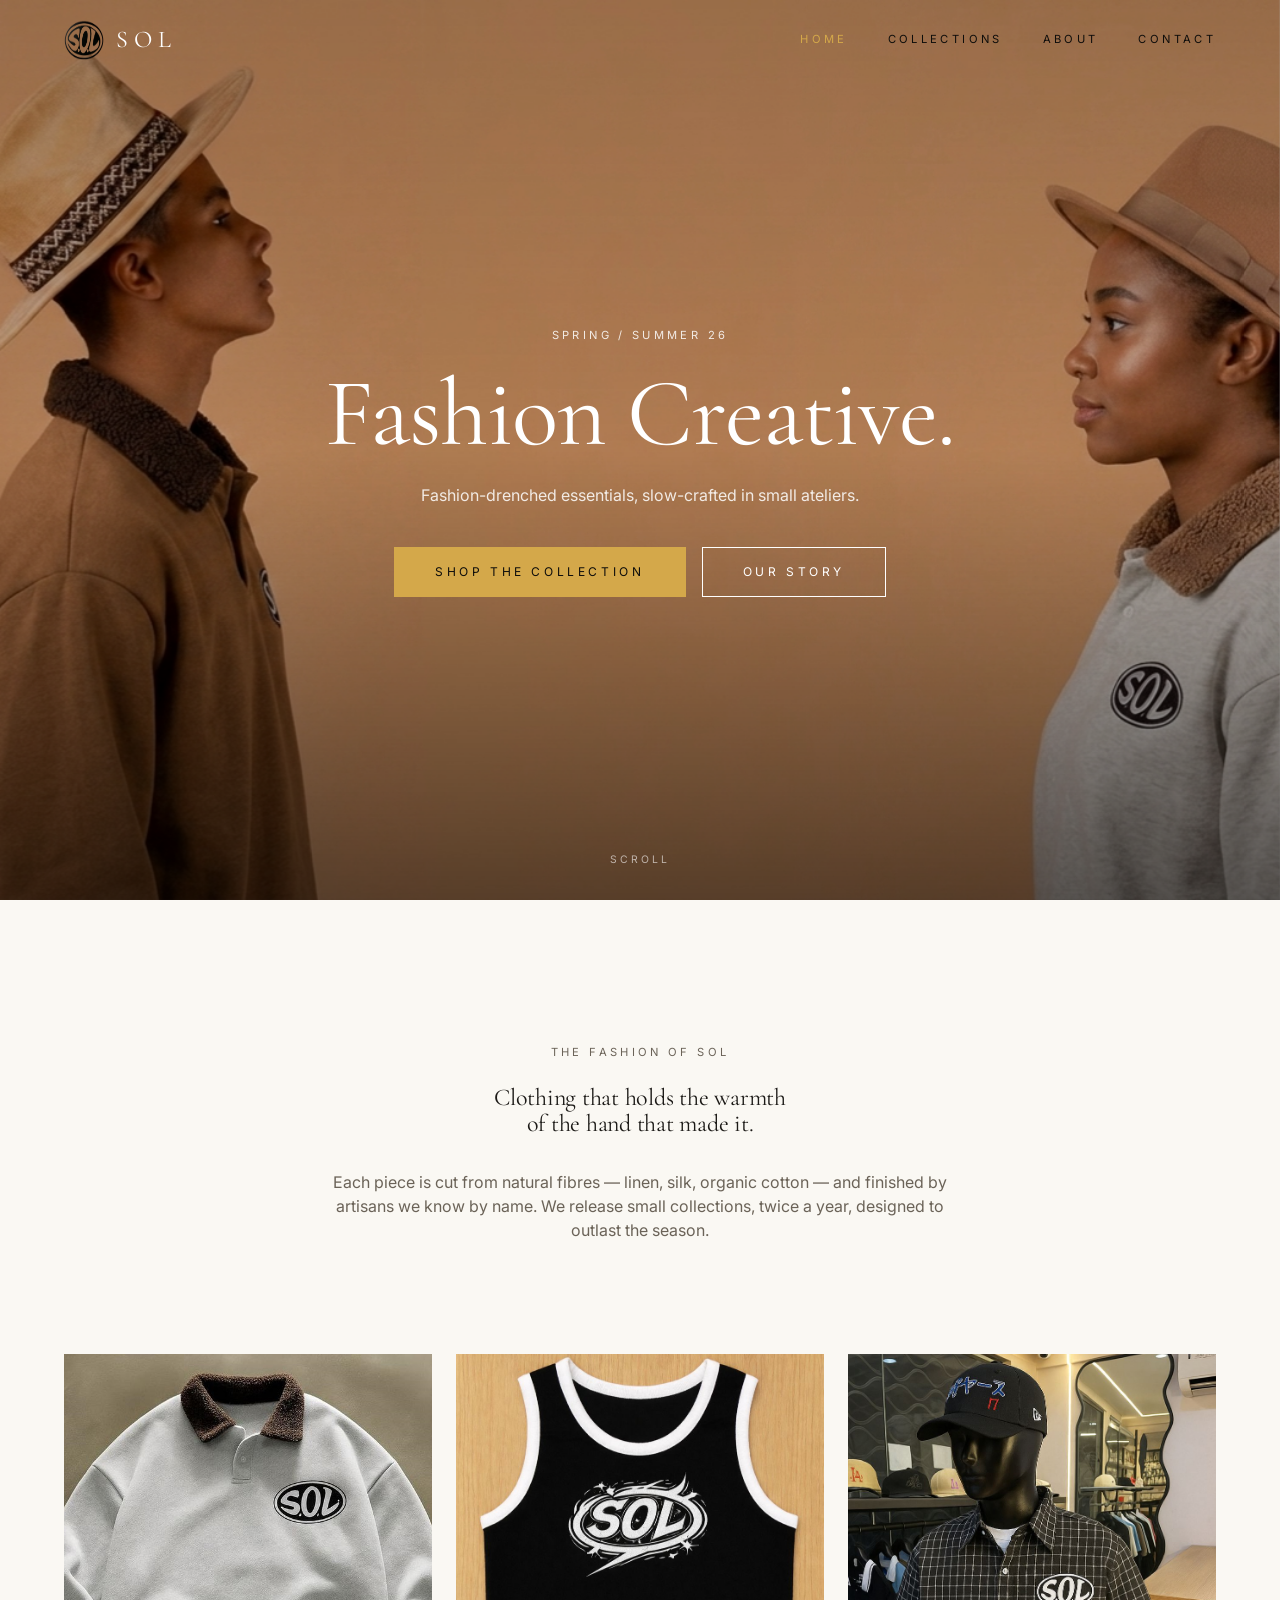
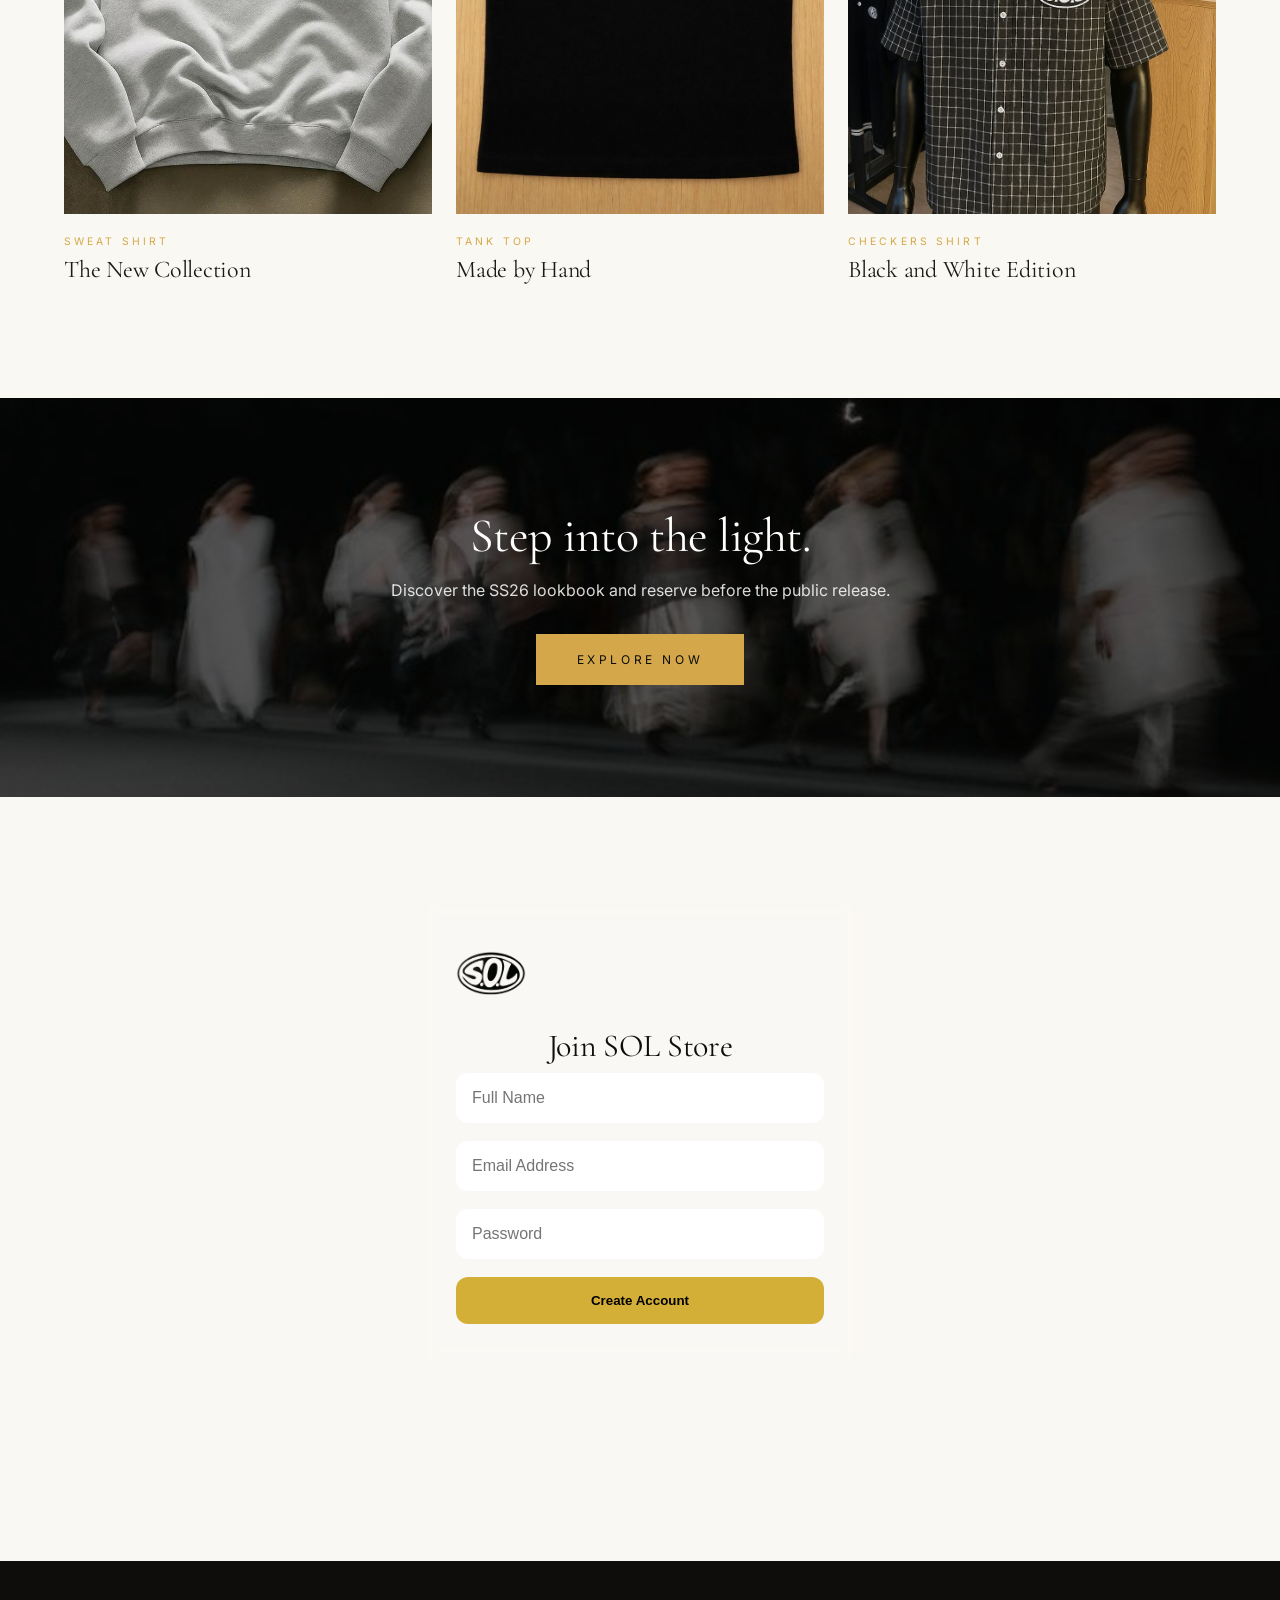
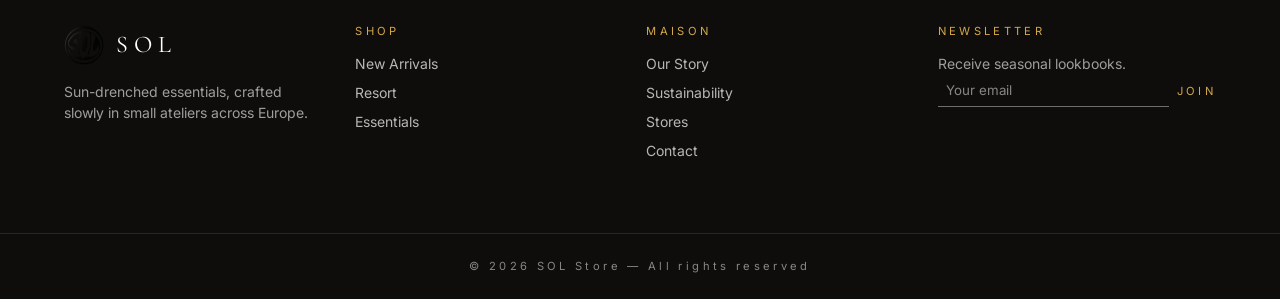
<file: index.html>
<!DOCTYPE html>
<html lang="en">
<head>
<meta charset="UTF-8" />
<meta name="viewport" content="width=device-width, initial-scale=1.0" />
<title>SOL Store — Creative Fashion</title>
<meta name="description" content="Slow-fashion essentials, crafted in small European ateliers." />
<link rel="icon" type="image/jpeg" href="img/logo.png" />
<link rel="preconnect" href="https://fonts.googleapis.com" />
<link rel="preconnect" href="https://fonts.gstatic.com" crossorigin />
<link rel="stylesheet" href="https://fonts.googleapis.com/css2?family=Cormorant+Garamond:wght@300;400;500&family=Inter:wght@300;400;500;600&display=swap" />
<link rel="stylesheet" href="styles.css" />
</head>
<body>

<header class="site-header">
  <div class="container">
    <a href="index.html" class="brand">
      <img src="img/logo.png" alt="SOL Store logo" width="40" height="40" />
      <span>SOL</span>
    </a>
    <nav class="nav">
      <a href="index.html">Home</a>
      <a href="collections.html">Collections</a>
      <a href="about.html">About</a>
      <a href="contact.html">Contact</a>
    </nav>
    <button class="menu-btn" aria-label="Toggle menu"><span></span><span></span><span></span></button>
  </div>
  <nav class="mobile-nav">
    <a href="index.html">Home</a>
    <a href="collections.html">Collections</a>
    <a href="about.html">About</a>
    <a href="contact.html">Contact</a>
  </nav>
</header>

<section class="hero">
  <img class="hero-bg" src="img/sample.jpeg" alt="SOL campaign — model in flowing silk at sunset" />
  <div class="hero-overlay"></div>
  <div class="hero-content">
    <p class="hero-eyebrow tracking-luxe text-gold">Spring / Summer 26</p>
    <h1>Fashion Creative.</h1>
    <p>Fashion-drenched essentials, slow-crafted in small ateliers.</p>
    <div class="hero-cta">
      <a href="collections.html" class="btn-gold">Shop the Collection</a>
      <a href="about.html" class="btn-outline">Our Story</a>
    </div>
  </div>
  <div class="scroll-hint">Scroll</div>
</section>

<section class="section-narrow reveal">
  <p class="eyebrow tracking-luxe">The Fashion of SOL</p>
  <h2>Clothing that holds the warmth<br />of the hand that made it.</h2>
  <p>Each piece is cut from natural fibres — linen, silk, organic cotton — and finished by artisans we know by name. We release small collections, twice a year, designed to outlast the season.</p>
</section>

<section class="feature-grid">
  <a href="collections.html" class="feature-card reveal">
    <div class="img-wrap"><img src="img/cloths/solsweatshirt.jpeg" alt="The New Collection" loading="lazy" /></div>
    <p class="tag">Sweat Shirt</p>
    <h3>The New Collection</h3>
  </a>
  <a href="about.html" class="feature-card reveal" style="transition-delay: 120ms;">
    <div class="img-wrap"><img src="img/cloths/soltanktop.jpeg" alt="Made by Hand" loading="lazy" /></div>
    <p class="tag">Tank Top</p>
    <h3>Made by Hand</h3>
  </a>
  <a href="collections.html" class="feature-card reveal" style="transition-delay: 240ms;">
    <div class="img-wrap"><img src="img/cloths/solcheckershirt.jpeg" alt="Desert Light" loading="lazy" /></div>
    <p class="tag">Checkers Shirt</p>
    <h3>Black and White Edition</h3>
  </a>
</section>

<section class="cta-band">
  <img src="img/heroimg2.jpeg" alt="" loading="lazy" />
  <div class="overlay"></div>
  <div class="content reveal">
    <h2>Step into the light.</h2>
    <p>Discover the SS26 lookbook and reserve before the public release.</p>
    <a href="collections.html" class="btn-gold">Explore Now</a>
  </div>
</section>
<section class="signup-section">

  <div class="signup-container">

    <!-- Logo -->
    <div class="signup-logo">
      <img 
        src="img/logo.png" 
        alt="SOL Store Logo"
      />
    </div>

    <!-- Heading -->
    <h2 class="form">Join SOL Store</h2>

    <!-- Form -->
    <form class="signup-form">

      <input 
        type="text" 
        placeholder="Full Name"
      />

      <input 
        type="email" 
        placeholder="Email Address"
      />

      <input 
        type="password" 
        placeholder="Password"
      />

      <button type="submit">
        Create Account
      </button>

    </form>

  </div>

</section>
<footer class="site-footer">
  <div class="footer-grid">
    <div>
      <a href="index.html" class="brand">
        <img src="img/logo.png" alt="SOL" width="36" height="36" />
        <span>SOL</span>
      </a>
      <p>Sun-drenched essentials, crafted slowly in small ateliers across Europe.</p>
    </div>

    <div>
      <h4>Shop</h4>
      <ul>
        <li><a href="collections.html">New Arrivals</a></li>
        <li><a href="collections.html">Resort</a></li>
        <li><a href="collections.html">Essentials</a></li>
      </ul>
    </div>

    <div>
      <h4>Maison</h4>
      <ul>
        <li><a href="about.html">Our Story</a></li>
        <li><a href="about.html">Sustainability</a></li>
        <li><a href="contact.html">Stores</a></li>
        <li><a href="contact.html">Contact</a></li>
      </ul>
    </div>

    <div>
      <h4>Newsletter</h4>
      <p>Receive seasonal lookbooks.</p>
      <form class="newsletter" onsubmit="event.preventDefault();this.querySelector('button').textContent='✦';">
        <input type="email" placeholder="Your email" />
        <button type="submit">Join</button>
      </form>
    </div>
  </div>

  <div class="footer-bottom">© 2026 SOL Store — All rights reserved</div>
</footer>

<script src="script.js"></script>
</body>
</html>
</file>
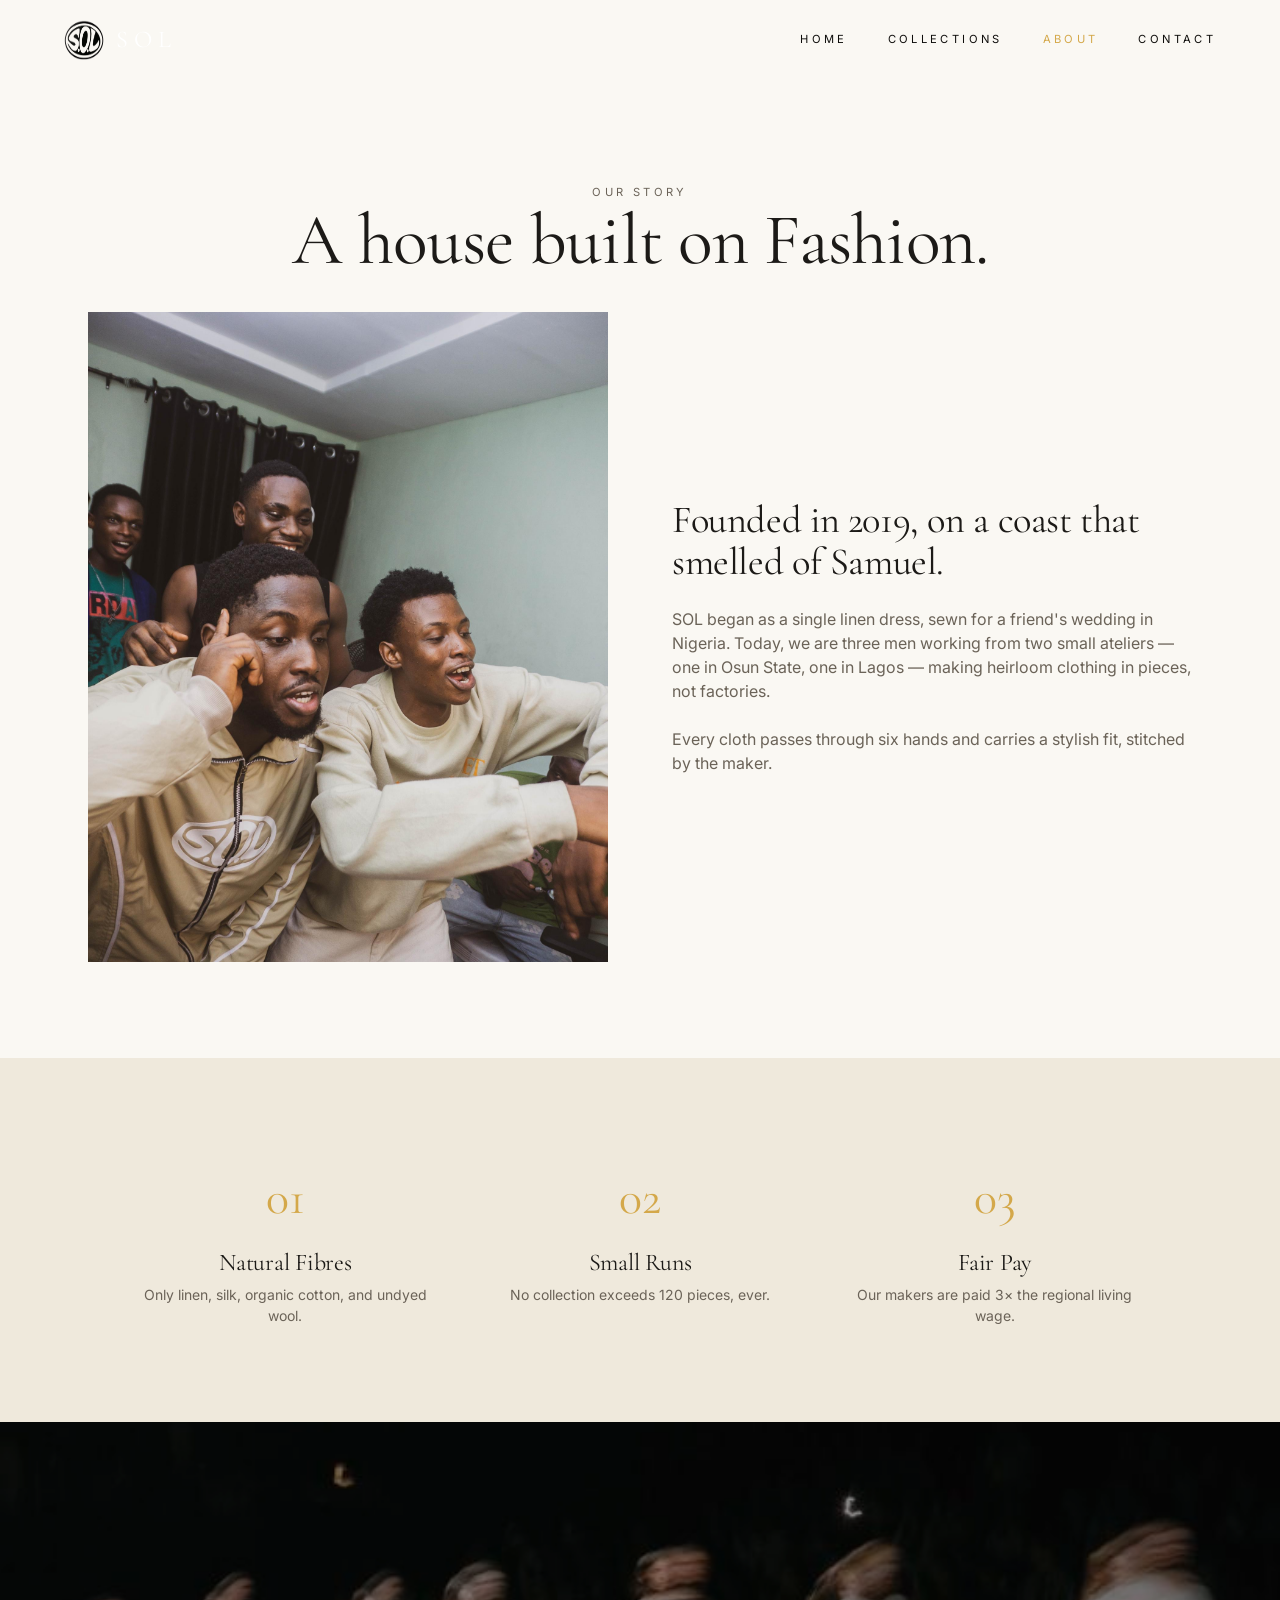
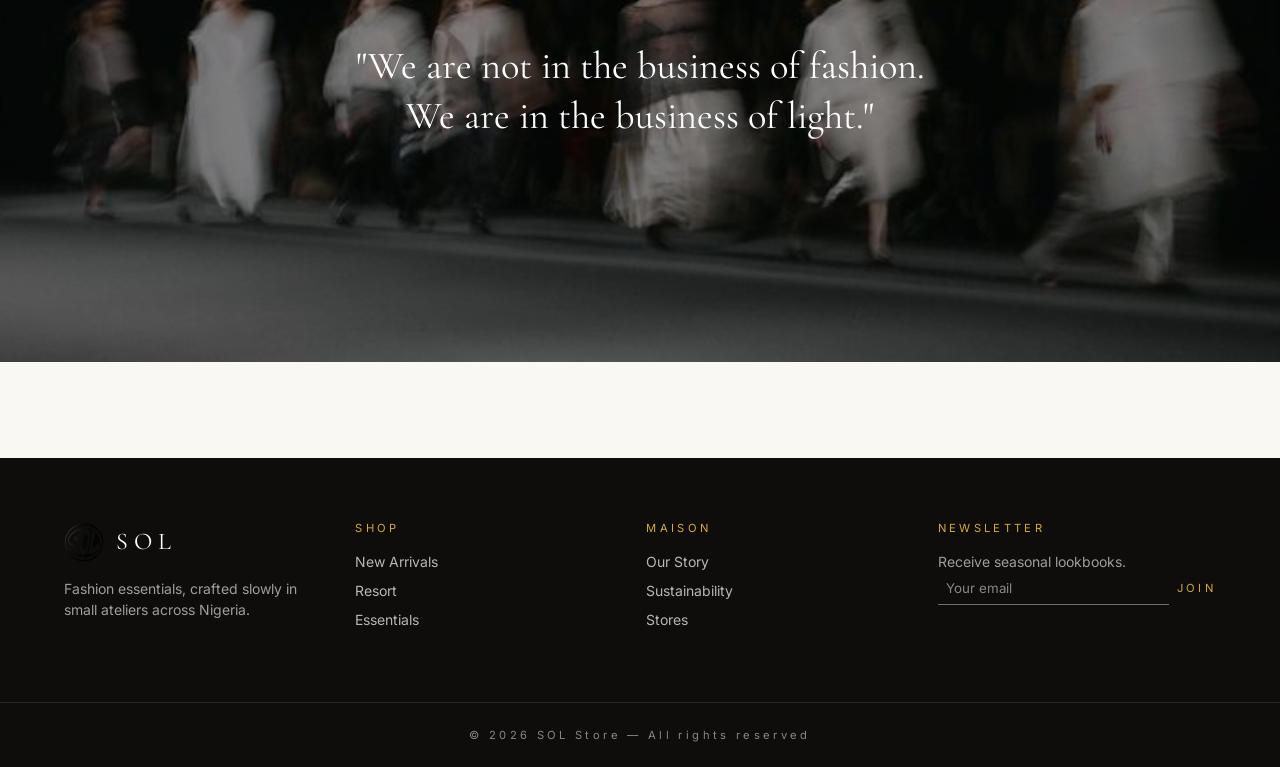
<file: about.html>
<!DOCTYPE html>
<html lang="en">
<head>
<meta charset="UTF-8" />
<meta name="viewport" content="width=device-width, initial-scale=1.0" />
<title>About — SOL Store</title>
<meta name="description" content="Inside the SOL atelier — a small house of slow-fashion makers." />
<link rel="icon" type="image/png" href="img/logo.png" />
<link rel="preconnect" href="https://fonts.googleapis.com" />
<link rel="preconnect" href="https://fonts.gstatic.com" crossorigin />
<link rel="stylesheet" href="https://fonts.googleapis.com/css2?family=Cormorant+Garamond:wght@300;400;500&family=Inter:wght@300;400;500;600&display=swap" />
<link rel="stylesheet" href="styles.css" />
</head>
<body>

<header class="site-header">
  <div class="container">
    <a href="index.html" class="brand">
      <img src="img/logo.png" alt="SOL Store logo" width="40" height="40" />
      <span>SOL</span>
    </a>
    <nav class="nav">
      <a href="index.html">Home</a>
      <a href="collections.html">Collections</a>
      <a href="about.html">About</a>
      <a href="contact.html">Contact</a>
    </nav>
    <button class="menu-btn" aria-label="Toggle menu"><span></span><span></span><span></span></button>
  </div>
  <nav class="mobile-nav">
    <a href="index.html">Home</a>
    <a href="collections.html">Collections</a>
    <a href="about.html">About</a>
    <a href="contact.html">Contact</a>
  </nav>
</header>

<section class="page-header" style="background: var(--bg); padding-bottom: 2rem;">
  <p class="eyebrow tracking-luxe">Our Story</p>
  <h1>A house built on Fashion.</h1>
</section>

<section class="split">
  <div class="reveal"><img src="img/about.jpeg" alt="Artisan sewing in the SOL atelier" loading="lazy" /></div>
  <div class="reveal">
    <h2>Founded in 2019, on a coast that smelled of Samuel.</h2>
    <p>SOL began as a single linen dress, sewn for a friend's wedding in Nigeria. Today, we are three men working from two small ateliers — one in Osun State, one in Lagos — making heirloom clothing in pieces, not factories.</p>
    <p>Every cloth passes through six hands and carries a stylish fit, stitched by the maker.</p>
  </div>
</section>

<section class="principles">
  <div class="principles-grid">
    <div class="principle reveal"><p class="num">01</p><h3>Natural Fibres</h3><p>Only linen, silk, organic cotton, and undyed wool.</p></div>
    <div class="principle reveal" style="transition-delay:150ms;"><p class="num">02</p><h3>Small Runs</h3><p>No collection exceeds 120 pieces, ever.</p></div>
    <div class="principle reveal" style="transition-delay:300ms;"><p class="num">03</p><h3>Fair Pay</h3><p>Our makers are paid 3× the regional living wage.</p></div>
  </div>
</section>

<section class="quote-band">
  <img src="img/heroimg2.jpeg" alt="" loading="lazy" />
  <div class="overlay"></div>
  <div class="quote">
    <p class="reveal">"We are not in the business of fashion.<br />We are in the business of light."</p>
  </div>
</section>

<footer class="site-footer">
  <div class="footer-grid">
    <div>
      <a href="index.html" class="brand" style="color: var(--white);">
        <img src="img/logo.png" alt="SOL" width="36" height="36" />
        <span>SOL</span>
      </a>
      <p>Fashion essentials, crafted slowly in small ateliers across Nigeria.</p>
    </div>
    <div>
      <h4>Shop</h4>
      <ul>
        <li><a href="collections.html">New Arrivals</a></li>
        <li><a href="collections.html">Resort</a></li>
        <li><a href="collections.html">Essentials</a></li>
      </ul>
    </div>
    <div>
      <h4>Maison</h4>
      <ul>
        <li><a href="about.html">Our Story</a></li>
        <li><a href="about.html">Sustainability</a></li>
        <li><a href="contact.html">Stores</a></li>
      </ul>
    </div>
    <div>
      <h4>Newsletter</h4>
      <p>Receive seasonal lookbooks.</p>
      <form class="newsletter" onsubmit="event.preventDefault();this.querySelector('button').textContent='✦';">
        <input type="email" placeholder="Your email" />
        <button type="submit">Join</button>
      </form>
    </div>
  </div>
  <div class="footer-bottom">© 2026 SOL Store — All rights reserved</div>
</footer>

<script src="script.js"></script>
</body>
</html>
</file>
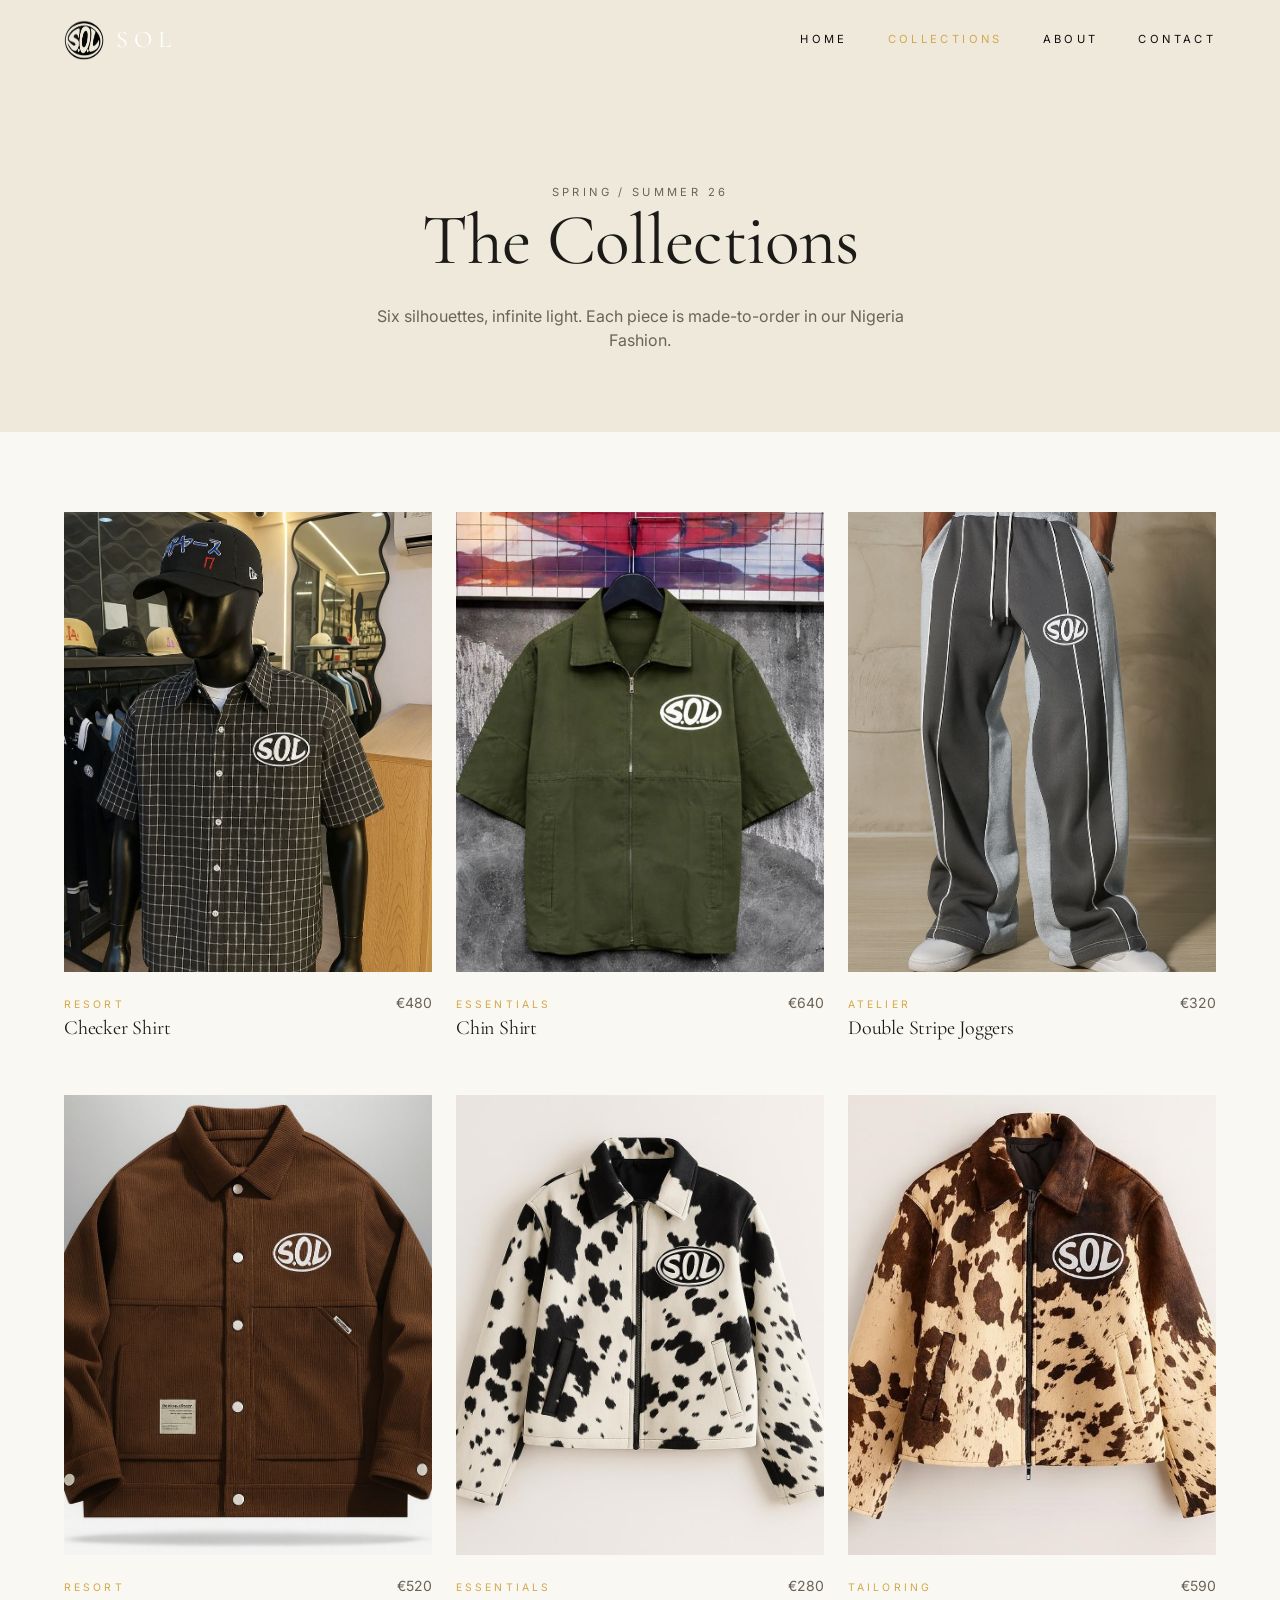
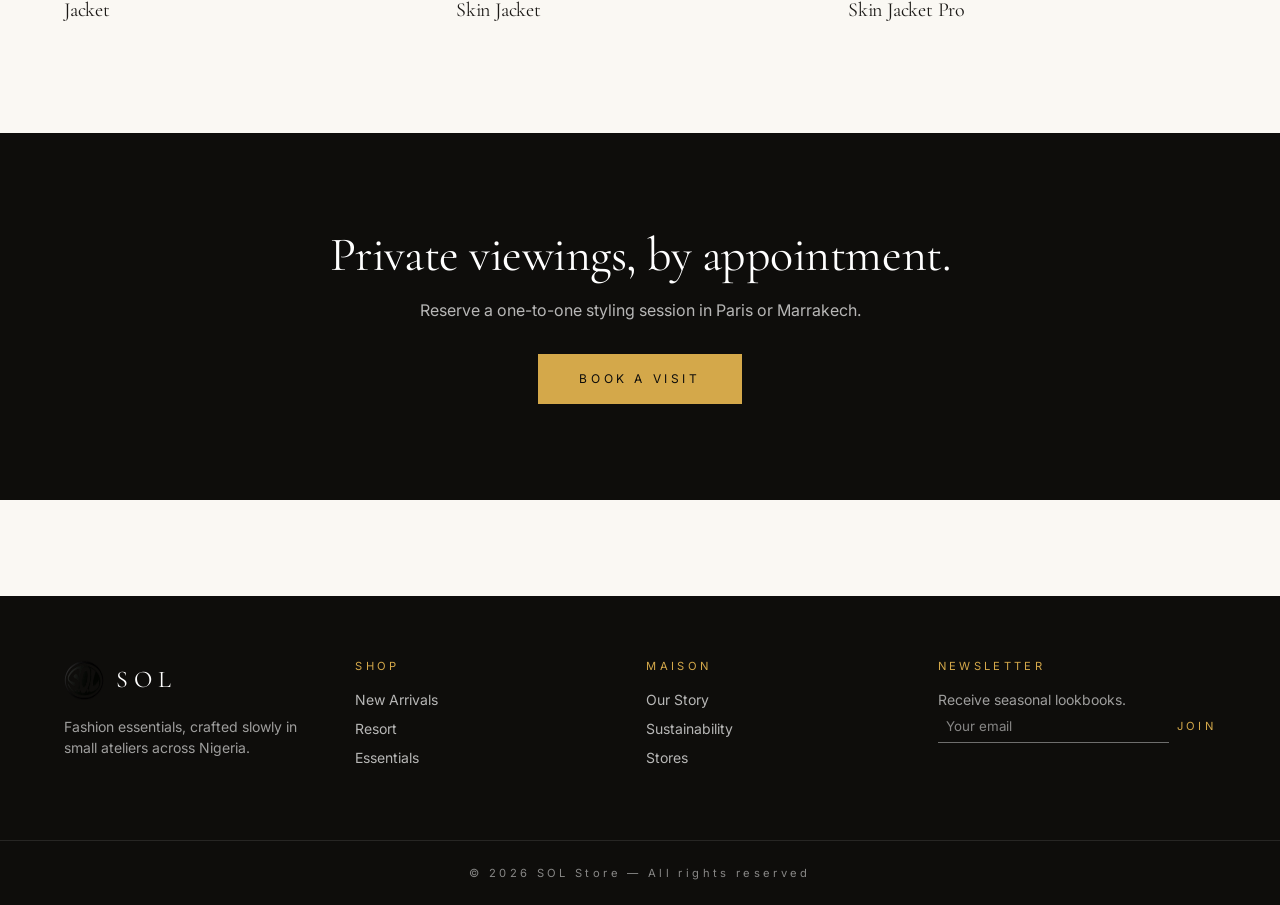
<file: collections.html>
<!DOCTYPE html>
<html lang="en">
<head>
<meta charset="UTF-8" />
<meta name="viewport" content="width=device-width, initial-scale=1.0" />
<title>Collections — SOL Store</title>
<meta name="description" content="Browse the SOL Store collections: Resort, Essentials, and Desert Light lookbook." />
<link rel="icon" type="image/png" href="img/logo.png" />
<link rel="preconnect" href="https://fonts.googleapis.com" />
<link rel="preconnect" href="https://fonts.gstatic.com" crossorigin />
<link rel="stylesheet" href="https://fonts.googleapis.com/css2?family=Cormorant+Garamond:wght@300;400;500&family=Inter:wght@300;400;500;600&display=swap" />
<link rel="stylesheet" href="styles.css" />
</head>
<body>

<header class="site-header">
  <div class="container">
    <a href="index.html" class="brand">
      <img src="img/logo.png" alt="SOL Store logo" width="40" height="40" />
      <span>SOL</span>
    </a>
    <nav class="nav">
      <a href="index.html">Home</a>
      <a href="collections.html">Collections</a>
      <a href="about.html">About</a>
      <a href="contact.html">Contact</a>
    </nav>
    <button class="menu-btn" aria-label="Toggle menu"><span></span><span></span><span></span></button>
  </div>
  <nav class="mobile-nav">
    <a href="index.html">Home</a>
    <a href="collections.html">Collections</a>
    <a href="about.html">About</a>
    <a href="contact.html">Contact</a>
  </nav>
</header>

<section class="page-header">
  <p class="eyebrow tracking-luxe">Spring / Summer 26</p>
  <h1>The Collections</h1>
  <p>Six silhouettes, infinite light. Each piece is made-to-order in our Nigeria Fashion.</p>
</section>

<section class="product-grid">
<article class="reveal" style="transition-delay:0ms;">
    <div class="img-wrap"><img src="img/cloths/solcheckershirt.jpeg" alt="Checker Shirt" loading="lazy" /></div>
    <div class="product-info">
      <div><p class="tag">Resort</p><h3>Checker Shirt</h3></div>
      <span class="price">€480</span>
    </div>
  </article>
<article class="reveal" style="transition-delay:120ms;">
    <div class="img-wrap"><img src="img/cloths/solchinsshirt.jpeg" alt="Atelier Set" loading="lazy" /></div>
    <div class="product-info">
      <div><p class="tag">Essentials</p><h3>Chin Shirt</h3></div>
      <span class="price">€640</span>
    </div>
  </article>
<article class="reveal" style="transition-delay:240ms;">
    <div class="img-wrap"><img src="img/cloths/soldoublestripejoggers.jpeg" alt="Double Stripe Joggers" loading="lazy" /></div>
    <div class="product-info">
      <div><p class="tag">Atelier</p><h3>Double Stripe Joggers</h3></div>
      <span class="price">€320</span>
    </div>
  </article>
<article class="reveal" style="transition-delay:0ms;">
    <div class="img-wrap"><img src="img/cloths/soljacket.jpeg" alt="Jacket" loading="lazy" /></div>
    <div class="product-info">
      <div><p class="tag">Resort</p><h3>Jacket</h3></div>
      <span class="price">€520</span>
    </div>
  </article>
<article class="reveal" style="transition-delay:120ms;">
    <div class="img-wrap"><img src="img/cloths/solskinjacket.jpeg" alt="Skin Jacket" loading="lazy" /></div>
    <div class="product-info">
      <div><p class="tag">Essentials</p><h3>Skin Jacket</h3></div>
      <span class="price">€280</span>
    </div>
  </article>
<article class="reveal" style="transition-delay:240ms;">
    <div class="img-wrap"><img src="img/cloths/solskinjacket2.jpeg" alt="Skin Jacket Pro" loading="lazy" /></div>
    <div class="product-info">
      <div><p class="tag">Tailoring</p><h3>Skin Jacket Pro</h3></div>
      <span class="price">€590</span>
    </div>
  </article>

</section>

<section class="dark-band">
  <h2 class="reveal">Private viewings, by appointment.</h2>
  <p class="reveal">Reserve a one-to-one styling session in Paris or Marrakech.</p>
  <a href="contact.html" class="btn-gold reveal">Book a Visit</a>
</section>

<footer class="site-footer">
  <div class="footer-grid">
    <div>
      <a href="index.html" class="brand" style="color: var(--white);">
        <img src="img/logo.png" alt="SOL" width="36" height="36" />
        <span>SOL</span>
      </a>
      <p>Fashion essentials, crafted slowly in small ateliers across Nigeria.</p>
    </div>
    <div>
      <h4>Shop</h4>
      <ul>
        <li><a href="collections.html">New Arrivals</a></li>
        <li><a href="collections.html">Resort</a></li>
        <li><a href="collections.html">Essentials</a></li>
      </ul>
    </div>
    <div>
      <h4>Maison</h4>
      <ul>
        <li><a href="about.html">Our Story</a></li>
        <li><a href="about.html">Sustainability</a></li>
        <li><a href="contact.html">Stores</a></li>
      </ul>
    </div>
    <div>
      <h4>Newsletter</h4>
      <p>Receive seasonal lookbooks.</p>
      <form class="newsletter" onsubmit="event.preventDefault();this.querySelector('button').textContent='✦';">
        <input type="email" placeholder="Your email" />
        <button type="submit">Join</button>
      </form>
    </div>
  </div>
  <div class="footer-bottom">© 2026 SOL Store — All rights reserved</div>
</footer>

<script src="script.js"></script>
</body>
</html>
</file>
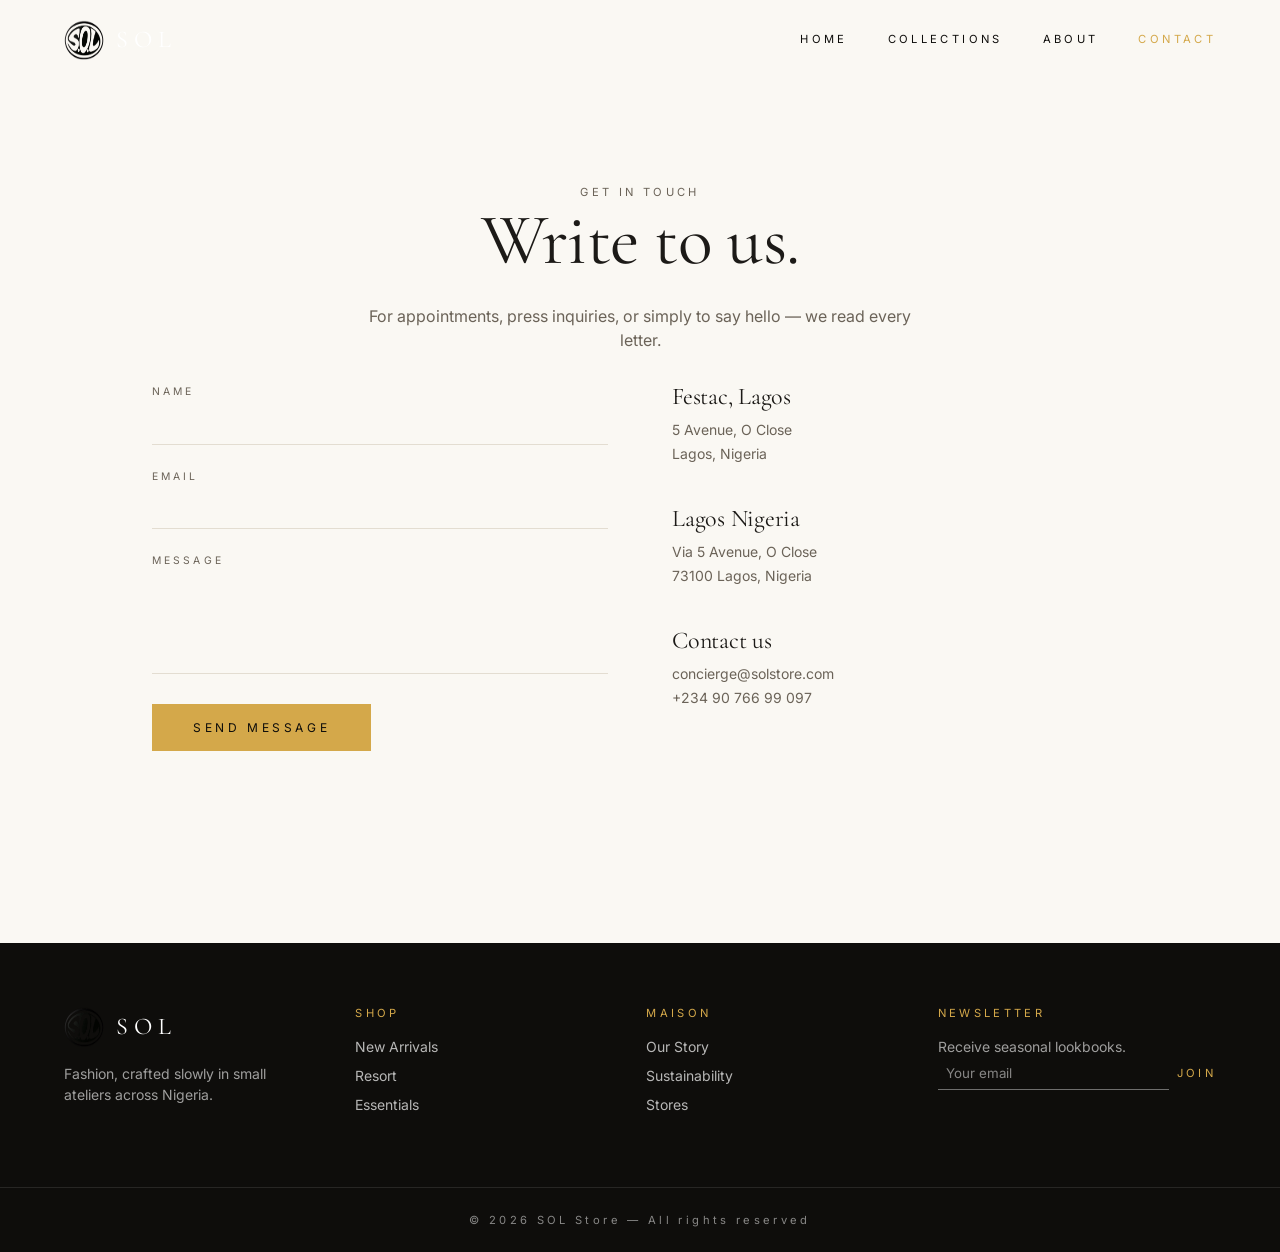
<file: contact.html>
<!DOCTYPE html>
<html lang="en">
<head>
<meta charset="UTF-8" />
<meta name="viewport" content="width=device-width, initial-scale=1.0" />
<title>Contact — SOL Store</title>
<meta name="description" content="Visit the SOL ateliers in Marrakech and Lecce or write to our concierge." />
<link rel="icon" type="image/png" href="img/logo.png" />
<link rel="preconnect" href="https://fonts.googleapis.com" />
<link rel="preconnect" href="https://fonts.gstatic.com" crossorigin />
<link rel="stylesheet" href="https://fonts.googleapis.com/css2?family=Cormorant+Garamond:wght@300;400;500&family=Inter:wght@300;400;500;600&display=swap" />
<link rel="stylesheet" href="styles.css" />
</head>
<body>

<header class="site-header">
  <div class="container">
    <a href="index.html" class="brand">
      <img src="img/logo.png" alt="SOL Store logo" width="40" height="40" />
      <span>SOL</span>
    </a>
    <nav class="nav">
      <a href="index.html">Home</a>
      <a href="collections.html">Collections</a>
      <a href="about.html">About</a>
      <a href="contact.html">Contact</a>
    </nav>
    <button class="menu-btn" aria-label="Toggle menu"><span></span><span></span><span></span></button>
  </div>
  <nav class="mobile-nav">
    <a href="index.html">Home</a>
    <a href="collections.html">Collections</a>
    <a href="about.html">About</a>
    <a href="contact.html">Contact</a>
  </nav>
</header>

<section class="page-header" style="background: var(--bg); padding-bottom: 2rem;">
  <p class="eyebrow tracking-luxe">Get in Touch</p>
  <h1>Write to us.</h1>
  <p>For appointments, press inquiries, or simply to say hello — we read every letter.</p>
</section>

<section class="contact-grid">
  <form id="contact-form" class="reveal">
    <div class="field"><label>Name</label><input type="text" required /></div>
    <div class="field"><label>Email</label><input type="email" required /></div>
    <div class="field"><label>Message</label><textarea rows="4" required></textarea></div>
    <button type="submit" class="btn-gold">Send Message</button>
  </form>
  <div class="contact-info reveal">
    <div><h3>Festac, Lagos</h3><p>5 Avenue, O Close<br />Lagos, Nigeria</p></div>
    <div><h3>Lagos Nigeria</h3><p>Via 5 Avenue, O Close<br />73100 Lagos, Nigeria</p></div>
    <div><h3>Contact us</h3><p>concierge@solstore.com<br />+234 90 766 99 097</p></div>
  </div>
</section>

<footer class="site-footer">
  <div class="footer-grid">
    <div>
      <a href="index.html" class="brand" style="color: var(--white);">
        <img src="img/logo.png" alt="SOL" width="36" height="36" />
        <span>SOL</span>
      </a>
      <p>Fashion, crafted slowly in small ateliers across Nigeria.</p>
    </div>
    <div>
      <h4>Shop</h4>
      <ul>
        <li><a href="collections.html">New Arrivals</a></li>
        <li><a href="collections.html">Resort</a></li>
        <li><a href="collections.html">Essentials</a></li>
      </ul>
    </div>
    <div>
      <h4>Maison</h4>
      <ul>
        <li><a href="about.html">Our Story</a></li>
        <li><a href="about.html">Sustainability</a></li>
        <li><a href="contact.html">Stores</a></li>
      </ul>
    </div>
    <div>
      <h4>Newsletter</h4>
      <p>Receive seasonal lookbooks.</p>
      <form class="newsletter" onsubmit="event.preventDefault();this.querySelector('button').textContent='✦';">
        <input type="email" placeholder="Your email" />
        <button type="submit">Join</button>
      </form>
    </div>
  </div>
  <div class="footer-bottom">© 2026 SOL Store — All rights reserved</div>
</footer>

<script src="script.js"></script>
</body>
</html>
</file>
<file: styles.css>
/* SOL Store — Design System */
:root {
  --bg: #faf8f3;
  --fg: #1c1a17;
  --muted: #6b6358;
  --border: #e3ddd1;
  --secondary: #efe9dc;
  --gold: #d4a84a;
  --white: #ffffff;
  --black: #0e0d0b;
}

* { margin: 0; padding: 0; box-sizing: border-box; }
html { scroll-behavior: smooth; }
body {
  font-family: 'Inter', system-ui, sans-serif;
  background: var(--bg);
  color: var(--fg);
  -webkit-font-smoothing: antialiased;
  line-height: 1.5;
}
img { display: block; max-width: 100%; }
a { color: inherit; text-decoration: none; }

h1, h2, h3, h4 {
  font-family: 'Cormorant Garamond', serif;
  font-weight: 400;
  letter-spacing: -0.01em;
  line-height: 1.1;
}

.tracking-luxe { letter-spacing: 0.3em; text-transform: uppercase; }
.text-gold { color: var(--gold); }
.text-muted { color: var(--muted); }
.container { max-width: 1200px; margin: 0 auto; padding: 0 1.5rem; }

/* HEADER */
.site-header {
  position: fixed; top: 0; left: 0; right: 0; z-index: 50;
  padding: 1.25rem 0; transition: all 0.5s ease;
  background: transparent;
}
.site-header.scrolled {
  background: rgba(250, 248, 243, 0.95);
  backdrop-filter: blur(10px);
  padding: 0.75rem 0;
  box-shadow: 0 1px 0 rgba(0,0,0,0.05);
}
.site-header .container { display: flex; justify-content: space-between; align-items: center; }
.brand { display: flex; align-items: center; gap: 0.75rem; color: var(--white); }
.site-header.scrolled .brand { color: var(--fg); }
.brand img { width: 40px; height: 40px; transition: transform 0.5s; }
.brand:hover img { transform: rotate(12deg); }
.brand span { font-family: 'Cormorant Garamond', serif; font-size: 1.5rem; letter-spacing: 0.25em; }

.nav { display: flex; gap: 2.5rem;}
.nav a {
  font-size: 0.7rem; letter-spacing: 0.3em; text-transform: uppercase;
  color: var(--black); position: relative; padding-bottom: 2px;
}
.site-header.scrolled .nav a { color: var(--fg); }
.nav a::after {
  content: ""; position: absolute; left: 0; bottom: 0; height: 1px; width: 100%;
  background: currentColor; transform: scaleX(0); transform-origin: right;
  transition: transform 0.4s ease;
}
.nav a:hover::after, .nav a.active { transform: none; }
.nav a.active { color: var(--gold); }
.nav a:hover::after { transform: scaleX(1); transform-origin: left; }

.menu-btn { display: none; background: none; border: none; cursor: pointer; flex-direction: column; gap: 6px; }
.menu-btn span { display: block; width: 26px; height: 1px; background: var(--white); transition: all 0.3s; }
.site-header.scrolled .menu-btn span { background: var(--fg); }
.menu-btn.open span:nth-child(1) { transform: translateY(7px) rotate(45deg); }
.menu-btn.open span:nth-child(2) { opacity: 0; }
.menu-btn.open span:nth-child(3) { transform: translateY(-7px) rotate(-45deg); }

.mobile-nav {
  display: none; flex-direction: column; gap: 1.25rem;
  padding: 1.5rem; background: var(--bg);
  border-top: 1px solid var(--border);
}
.mobile-nav.open { display: flex; }
.mobile-nav a { font-size: 0.85rem; letter-spacing: 0.3em; text-transform: uppercase; }
.mobile-nav a.active { color: var(--gold); }

/* BUTTONS */
.btn-gold, .btn-outline {
  display: inline-block; padding: 0.95rem 2.5rem;
  font-size: 0.75rem; letter-spacing: 0.3em; text-transform: uppercase;
  cursor: pointer; transition: all 0.4s ease; border: 1px solid;
  font-family: inherit;
}
.btn-gold { background: var(--gold); color: var(--black); border-color: var(--gold); }
.btn-gold:hover { background: transparent; color: var(--gold); }
.btn-outline { background: transparent; color: var(--white); border-color: var(--white); }
.btn-outline:hover { background: var(--white); color: var(--black); }

/* HERO */
.hero {
  position: relative; height: 100vh; min-height: 640px; overflow: hidden;
  display: flex; align-items: center; justify-content: center; text-align: center;
  color: var(--white); padding: 0 1.5rem;
}
.hero-bg {
  position: absolute; inset: 0; width: 100%; height: 100%;
  object-fit: cover; animation: zoomSlow 20s ease-out both;
}
.hero-overlay {
  position: absolute; inset: 0;
  background: linear-gradient(to bottom, rgba(0,0,0,0.3), rgba(0,0,0,0.2), rgba(0,0,0,0.6));
}
.hero-content { position: relative; z-index: 2; max-width: 56rem; }
.hero-eyebrow { font-size: 0.7rem; margin-bottom: 1.5rem; animation: fadeIn 1.2s ease-out both; }
.hero h1 {
  font-size: clamp(3rem, 8vw, 6rem); line-height: 0.95;
  animation: fadeUp 1s ease-out both;
}
.hero p {
  margin-top: 1.5rem; max-width: 36rem; margin-left: auto; margin-right: auto;
  color: rgba(255,255,255,0.85); animation: fadeUp 1s 0.2s ease-out both;
}
.hero-cta { margin-top: 2.5rem; display: flex; gap: 1rem; justify-content: center; flex-wrap: wrap; animation: fadeUp 1s 0.4s ease-out both; }
.scroll-hint {
  position: absolute; bottom: 2rem; left: 50%; transform: translateX(-50%);
  color: rgba(255,255,255,0.6); font-size: 0.65rem; letter-spacing: 0.3em; text-transform: uppercase;
  animation: fadeIn 1.2s 0.6s ease-out both;
}

/* SECTIONS */
.section { padding: 7rem 0; }
.section-narrow { max-width: 56rem; margin: 0 auto; text-align: center; padding: 7rem 1.5rem; }
.eyebrow { font-size: 0.7rem; color: var(--gold); margin-bottom: 1.5rem; }
.section h2 { font-size: clamp(2rem, 4vw, 3rem); }
.section-narrow p { margin-top: 2rem; color: var(--muted); max-width: 40rem; margin-left: auto; margin-right: auto; }

/* FEATURE GRID */
.feature-grid {
  display: grid; grid-template-columns: repeat(3, 1fr); gap: 1.5rem;
  padding: 0 1.5rem 7rem; max-width: 1200px; margin: 0 auto;
}
.feature-card { display: block; cursor: pointer; }
.feature-card .img-wrap { overflow: hidden; aspect-ratio: 4/5; background: var(--secondary); }
.feature-card img { width: 100%; height: 100%; object-fit: cover; transition: transform 1.2s ease; }
.feature-card:hover img { transform: scale(1.05); }
.feature-card .tag { font-size: 0.65rem; letter-spacing: 0.3em; text-transform: uppercase; color: var(--gold); margin-top: 1.25rem; }
.feature-card h3 { font-size: 1.5rem; margin-top: 0.5rem; display: inline-block; position: relative; padding-bottom: 2px; }
.feature-card h3::after {
  content: ""; position: absolute; left: 0; bottom: 0; height: 1px; width: 100%;
  background: currentColor; transform: scaleX(0); transform-origin: right; transition: transform 0.4s;
}
.feature-card:hover h3::after { transform: scaleX(1); transform-origin: left; }

/* CTA BAND */
.cta-band { position: relative; padding: 7rem 1.5rem; overflow: hidden; text-align: center; color: var(--white); }
.cta-band img { position: absolute; inset: 0; width: 100%; height: 100%; object-fit: cover; }
.cta-band .overlay { position: absolute; inset: 0; background: rgba(0,0,0,0.6); }
.cta-band .content { position: relative; z-index: 2; max-width: 36rem; margin: 0 auto; }
.cta-band h2 { font-size: clamp(2rem, 4vw, 3rem); }
.cta-band p { margin-top: 1rem; color: rgba(255,255,255,0.85); }
.cta-band .btn-gold { margin-top: 2rem; }

/* PAGE HEADER */
.page-header { padding: 10rem 1.5rem 5rem; text-align: center; background: var(--secondary); }
.page-header h1 { font-size: clamp(3rem, 6vw, 4.5rem); animation: fadeUp 1s ease-out both; }
.page-header p { margin-top: 1.5rem; max-width: 36rem; margin: 1.5rem auto 0; color: var(--muted); animation: fadeUp 1s 0.2s ease-out both; }
.page-header .eyebrow { animation: fadeIn 1.2s ease-out both; }

/* PRODUCT GRID */
.product-grid {
  display: grid; grid-template-columns: repeat(3, 1fr); gap: 1.5rem 1.5rem;
  max-width: 1200px; margin: 0 auto; padding: 5rem 1.5rem;
}
.product-grid article { margin-bottom: 2rem; }
.product-grid .img-wrap { overflow: hidden; aspect-ratio: 4/5; background: var(--secondary); }
.product-grid img { width: 100%; height: 100%; object-fit: cover; transition: transform 1.2s ease; }
.product-grid article:hover img { transform: scale(1.05); }
.product-info { display: flex; justify-content: space-between; align-items: baseline; margin-top: 1.25rem; }
.product-info .tag { font-size: 0.65rem; letter-spacing: 0.3em; text-transform: uppercase; color: var(--gold); }
.product-info h3 { font-size: 1.25rem; margin-top: 0.25rem; }
.product-info .price { font-size: 0.875rem; color: var(--muted); }

/* DARK BAND */
.dark-band { background: var(--black); color: var(--white); padding: 6rem 1.5rem; text-align: center; }
.dark-band h2 { font-size: clamp(2rem, 4vw, 3rem); }
.dark-band p { margin-top: 1rem; color: rgba(255,255,255,0.7); }
.dark-band .btn-gold { margin-top: 2rem; }

/* ABOUT SPLIT */
.split { display: grid; grid-template-columns: 1fr 1fr; gap: 4rem; max-width: 72rem; margin: 0 auto; padding: 0 1.5rem 6rem; align-items: center; }
.split img { aspect-ratio: 4/5; width: 100%; object-fit: cover; }
.split h2 { font-size: clamp(1.75rem, 3vw, 2.5rem); }
.split p { margin-top: 1.5rem; color: var(--muted); }

/* PRINCIPLES */
.principles { background: var(--secondary); padding: 6rem 1.5rem; }
.principles-grid { display: grid; grid-template-columns: repeat(3, 1fr); gap: 2.5rem; max-width: 64rem; margin: 0 auto; text-align: center; }
.principle .num { font-family: 'Cormorant Garamond', serif; font-size: 3rem; color: var(--gold); }
.principle h3 { font-size: 1.5rem; margin-top: 1rem; }
.principle p { color: var(--muted); margin-top: 0.5rem; font-size: 0.875rem; }

/* QUOTE BAND */
.quote-band { position: relative; height: 60vh; min-height: 420px; overflow: hidden; }
.quote-band img { position: absolute; inset: 0; width: 100%; height: 100%; object-fit: cover; animation: zoomSlow 20s ease-out both; }
.quote-band .overlay { position: absolute; inset: 0; background: rgba(0,0,0,0.4); }
.quote-band .quote { position: relative; z-index: 2; height: 100%; display: flex; align-items: center; justify-content: center; padding: 0 1.5rem; }
.quote-band p { font-family: 'Cormorant Garamond', serif; font-size: clamp(1.5rem, 3vw, 2.75rem); color: var(--white); text-align: center; max-width: 56rem; line-height: 1.3; }

/* CONTACT */
.contact-grid { display: grid; grid-template-columns: 1fr 1fr; gap: 4rem; max-width: 64rem; margin: 0 auto; padding: 0 1.5rem 6rem; }
.contact-grid label { display: block; font-size: 0.65rem; letter-spacing: 0.3em; text-transform: uppercase; color: var(--muted); margin-bottom: 0.5rem; }
.contact-grid input, .contact-grid textarea {
  width: 100%; background: transparent; border: none; border-bottom: 1px solid var(--border);
  padding: 0.5rem 0; font-family: inherit; font-size: 1rem; color: var(--fg);
  transition: border-color 0.3s;
}
.contact-grid input:focus, .contact-grid textarea:focus { outline: none; border-color: var(--gold); }
.contact-grid textarea { resize: none; }
.contact-grid .field { margin-bottom: 1.5rem; }
.contact-info h3 { font-size: 1.5rem; }
.contact-info > div { margin-bottom: 2.5rem; }
.contact-info p { color: var(--muted); font-size: 0.875rem; margin-top: 0.5rem; line-height: 1.7; }

/* FOOTER */
.site-footer { background: var(--black); color: var(--white); margin-top: 6rem; }
.footer-grid {
  display: grid; grid-template-columns: repeat(4, 1fr); gap: 2.5rem;
  max-width: 1200px; margin: 0 auto; padding: 4rem 1.5rem;
}
.footer-grid h4 { font-family: 'Inter', sans-serif; font-size: 0.7rem; letter-spacing: 0.3em; text-transform: uppercase; color: var(--gold); margin-bottom: 1rem; }
.footer-grid ul { list-style: none; }
.footer-grid li { margin-bottom: 0.5rem; font-size: 0.875rem; color: rgba(255,255,255,0.7); }
.footer-grid li a:hover { color: var(--gold); }
.footer-grid p { color: rgba(255,255,255,0.6); font-size: 0.875rem; margin-top: 1rem; }
.newsletter { display: flex; }
.newsletter input { flex: 1; background: transparent; border: none; border-bottom: 1px solid rgba(255,255,255,0.4); padding: 0.5rem; color: var(--white); font-family: inherit; }
.newsletter input::placeholder { color: rgba(255,255,255,0.5); }
.newsletter input:focus { outline: none; border-color: var(--gold); }
.newsletter button { margin-left: 0.5rem; background: none; border: none; color: var(--gold); font-size: 0.7rem; letter-spacing: 0.3em; text-transform: uppercase; cursor: pointer; font-family: inherit; }
.footer-bottom { border-top: 1px solid rgba(255,255,255,0.1); padding: 1.5rem; text-align: center; font-size: 0.7rem; letter-spacing: 0.3em; color: rgba(255,255,255,0.5); }

/* REVEAL ANIMATIONS */
.reveal { opacity: 0; transform: translateY(40px); transition: opacity 1s ease-out, transform 1s ease-out; }
.reveal.in-view { opacity: 1; transform: translateY(0); }

@keyframes fadeUp { from { opacity: 0; transform: translateY(30px); } to { opacity: 1; transform: translateY(0); } }
@keyframes fadeIn { from { opacity: 0; } to { opacity: 1; } }
@keyframes zoomSlow { from { transform: scale(1.15); } to { transform: scale(1); } }

/* RESPONSIVE */
@media (max-width: 900px) {
  .feature-grid { grid-template-columns: repeat(2, 1fr); }
  .product-grid { grid-template-columns: repeat(2, 1fr); }
  .footer-grid { grid-template-columns: repeat(2, 1fr); }
  .principles-grid { grid-template-columns: 1fr; gap: 3rem; }
  .split, .contact-grid { grid-template-columns: 1fr; gap: 2.5rem; }
}
@media (max-width: 640px) {
  .nav { display: none; }
  .menu-btn { display: flex; }
  .feature-grid, .product-grid { grid-template-columns: 1fr; }
  .footer-grid { grid-template-columns: 1fr; }
  .section, .section-narrow, .cta-band { padding-top: 4rem; padding-bottom: 4rem; }
  .page-header { padding-top: 7rem; padding-bottom: 3rem; }
}
.signup-section{
  display:flex;
  justify-content:center;
  align-items:center;
  padding:100px 20px;
}
/* form */
.signup-container{
  width:100%;
  max-width:450px;
  background:rgba(255,255,255,0.08);
  backdrop-filter:blur(10px);
  border:1px solid rgba(255,255,255,0.1);
  border-radius:24px;
  padding:40px;
  text-align:center;
  color:white;
}

.signup-logo{
  margin-bottom:20px;
}

.signup-logo img{
  width:70px;
  height:70px;
  object-fit:contain;
}

.signup-container h2{
  font-size:2rem;
  margin-bottom:10px;
  font-family:'Cormorant Garamond', serif;
}

.signup-container p{
  color:rgba(255,255,255,0.7);
  margin-bottom:30px;
  line-height:1.6;
}

.signup-form{
  display:flex;
  flex-direction:column;
  gap:18px;
}

.signup-form input{
  padding:16px;
  border:none;
  border-radius:12px;
  outline:none;
  font-size:1rem;
}

.signup-form button{
  padding:16px;
  border:none;
  border-radius:12px;
  background:#d4af37;
  color:black;
  font-weight:600;
  cursor:pointer;
  transition:0.3s ease;
}

.signup-form button:hover{
  transform:translateY(-3px);
}
.form{
  color: #0e0d0b;
}
</file>
